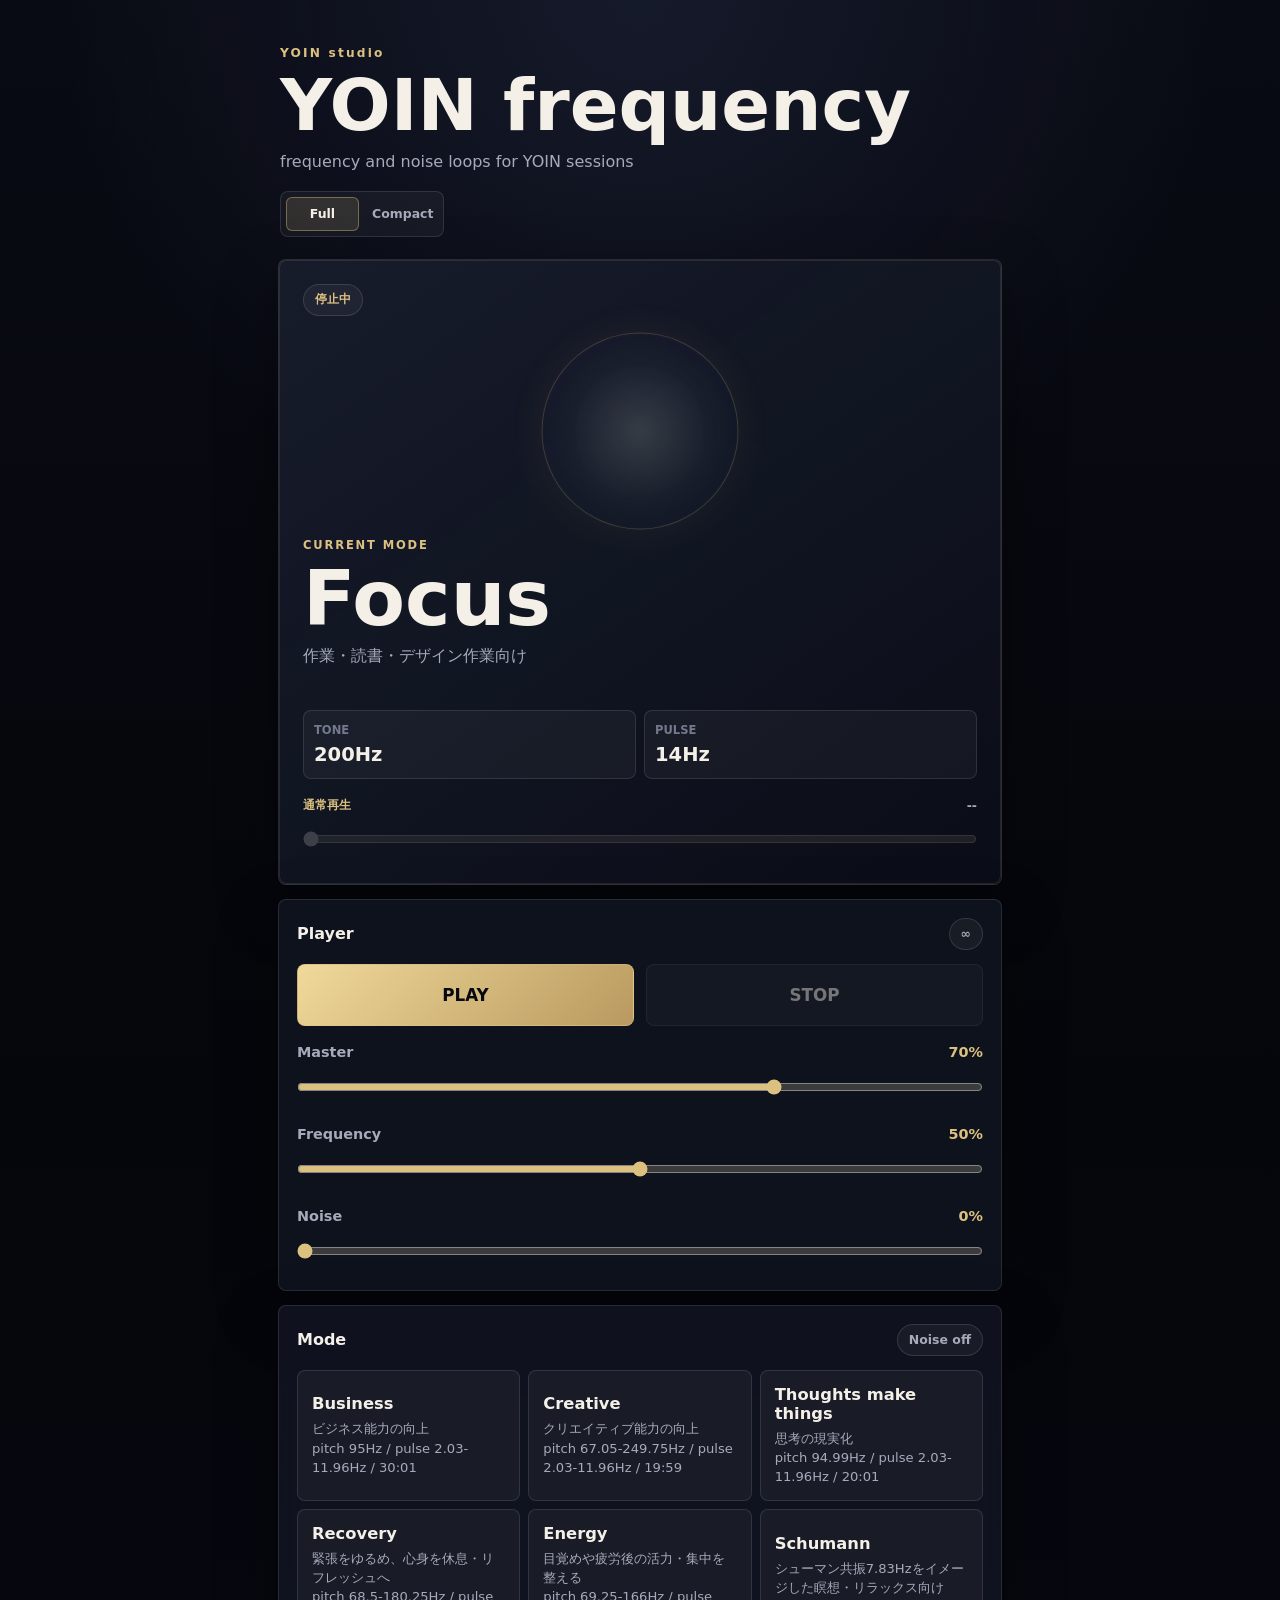
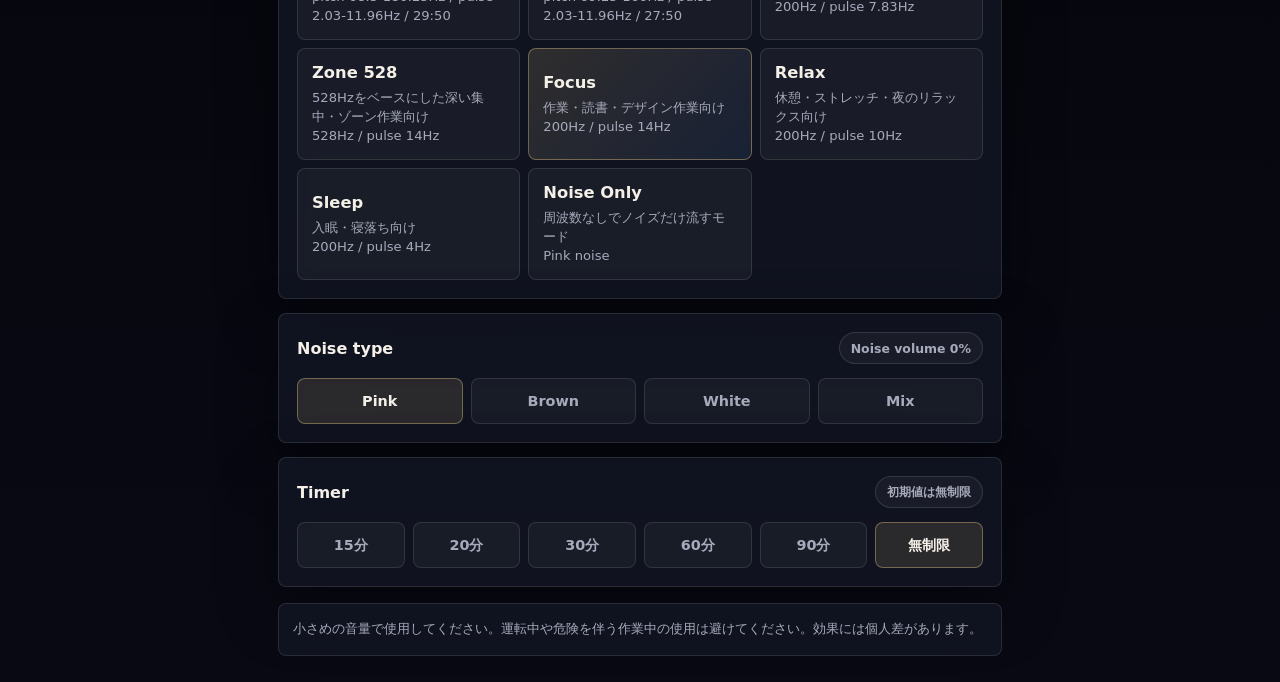
<file: web/index.html>
<!doctype html>
<html lang="ja">
  <head>
    <meta charset="utf-8">
    <meta name="viewport" content="width=device-width, initial-scale=1, viewport-fit=cover">
    <meta name="theme-color" content="#070912">
    <meta name="description" content="YOIN frequency is a speaker-only frequency and noise player.">
    <meta name="mobile-web-app-capable" content="yes">
    <meta name="apple-mobile-web-app-capable" content="yes">
    <meta name="apple-mobile-web-app-title" content="YOIN frequency">
    <meta name="apple-mobile-web-app-status-bar-style" content="black-translucent">
    <title>YOIN frequency</title>
    <link rel="manifest" href="./manifest.json">
    <link rel="icon" href="./icons/icon.svg" type="image/svg+xml">
    <link rel="apple-touch-icon" href="./icons/icon-192.png">
    <link rel="stylesheet" href="./style.css">
  </head>
  <body>
    <main class="app-shell">
      <header class="app-header">
        <div class="brand-block">
          <p class="studio-mark">YOIN studio</p>
          <h1>YOIN frequency</h1>
          <p class="tagline">frequency and noise loops for YOIN sessions</p>
        </div>
        <div class="view-switch" role="group" aria-label="Display mode">
          <button id="fullLayoutButton" type="button" data-layout="full" aria-pressed="true">Full</button>
          <button id="compactLayoutButton" type="button" data-layout="compact" aria-pressed="false">Compact</button>
        </div>
      </header>

      <section class="current-card" aria-labelledby="current-mode-label">
        <div class="current-topline">
          <span id="playbackStatus" class="status-pill">停止中</span>
        </div>

        <div class="breath-wrap" aria-hidden="true">
          <div id="breathCircle" class="breath-circle"></div>
        </div>

        <p id="current-mode-label" class="section-kicker">Current mode</p>
        <h2 id="currentModeName">Focus</h2>
        <p id="currentModeDescription" class="mode-description">作業・読書・デザイン作業向け</p>

        <dl class="frequency-grid">
          <div>
            <dt id="primaryFrequencyLabel">Tone</dt>
            <dd id="leftFrequency">200Hz</dd>
          </div>
          <div>
            <dt id="differenceFrequencyLabel">Pulse</dt>
            <dd id="differenceFrequency">14Hz</dd>
          </div>
        </dl>

        <div class="loop-progress" aria-live="polite">
          <div class="loop-progress-topline">
            <span id="loopStatus">通常再生</span>
            <span id="loopTime">--</span>
          </div>
          <input id="loopProgressSlider" class="loop-progress-slider" type="range" min="0" max="1000" step="1" value="0" aria-label="Loop position" disabled>
        </div>
      </section>

      <section class="panel controls-panel" aria-labelledby="controls-heading">
        <div class="panel-heading">
          <h2 id="controls-heading">Player</h2>
          <span id="remainingTime" class="panel-note">∞</span>
        </div>

        <div class="transport-row">
          <button id="playButton" class="primary-button" type="button">PLAY</button>
          <button id="stopButton" class="secondary-button" type="button">STOP</button>
        </div>

        <div class="slider-group">
          <label for="masterVolume">
            <span>Master</span>
            <output id="masterVolumeValue" for="masterVolume">70%</output>
          </label>
          <input id="masterVolume" type="range" min="0" max="100" step="1" value="70">
        </div>

        <div class="slider-group">
          <label for="toneVolume">
            <span>Frequency</span>
            <output id="toneVolumeValue" for="toneVolume">50%</output>
          </label>
          <input id="toneVolume" type="range" min="0" max="100" step="1" value="50">
        </div>

        <div class="slider-group">
          <label for="noiseVolume">
            <span>Noise</span>
            <output id="noiseVolumeValue" for="noiseVolume">0%</output>
          </label>
          <input id="noiseVolume" type="range" min="0" max="100" step="1" value="0">
        </div>
      </section>

      <section class="panel" aria-labelledby="mode-heading">
        <div class="panel-heading">
          <h2 id="mode-heading">Mode</h2>
          <span id="noiseLabel" class="panel-note">Noise off</span>
        </div>
        <div id="modeGrid" class="mode-grid" role="list"></div>
      </section>

      <section class="panel" aria-labelledby="noise-heading">
        <div class="panel-heading">
          <h2 id="noise-heading">Noise type</h2>
          <span class="panel-note">Noise volume 0%</span>
        </div>
        <div class="segmented-control" role="radiogroup" aria-label="Noise type">
          <button id="pinkNoiseButton" type="button" data-noise="pink" aria-pressed="true">Pink</button>
          <button id="brownNoiseButton" type="button" data-noise="brown" aria-pressed="false">Brown</button>
          <button id="whiteNoiseButton" type="button" data-noise="white" aria-pressed="false">White</button>
          <button id="mixedNoiseButton" type="button" data-noise="mixed" aria-pressed="false">Mix</button>
        </div>
      </section>

      <section class="panel" aria-labelledby="timer-heading">
        <div class="panel-heading">
          <h2 id="timer-heading">Timer</h2>
          <span class="panel-note">初期値は無制限</span>
        </div>
        <div id="timerOptions" class="timer-grid" role="radiogroup" aria-label="Timer"></div>
      </section>

      <footer class="notice">
        小さめの音量で使用してください。運転中や危険を伴う作業中の使用は避けてください。効果には個人差があります。
      </footer>
    </main>

    <script src="./business-pulse-data.js" defer></script>
    <script src="./raw-menu-data.js" defer></script>
    <script src="./recovery-energy-data.js" defer></script>
    <script src="./app.js" defer></script>
  </body>
</html>
</file>
<file: web/style.css>
:root {
  color-scheme: dark;
  --bg: #05060b;
  --bg-deep: #090d18;
  --panel: rgba(18, 22, 34, 0.86);
  --panel-strong: rgba(25, 30, 46, 0.94);
  --line: rgba(255, 255, 255, 0.11);
  --line-strong: rgba(219, 190, 128, 0.42);
  --text: #f4f0e8;
  --muted: #a7aabb;
  --soft: #74798d;
  --gold: #dbc080;
  --gold-deep: #92754a;
  --violet: #9d9aff;
  --blue: #6ca6ff;
  --danger: #d59b8e;
  --shadow: 0 22px 60px rgba(0, 0, 0, 0.38);
  font-family: Inter, ui-sans-serif, system-ui, -apple-system, BlinkMacSystemFont, "Segoe UI", sans-serif;
}

* {
  box-sizing: border-box;
}

html {
  min-height: 100%;
  background: var(--bg);
}

body {
  overflow-x: hidden;
  min-height: 100%;
  margin: 0;
  color: var(--text);
  background:
    radial-gradient(circle at 50% 0%, rgba(80, 94, 145, 0.18), transparent 36rem),
    linear-gradient(180deg, #090b14 0%, #05060b 48%, #080913 100%);
  letter-spacing: 0;
}

button,
input,
select {
  font: inherit;
}

button {
  -webkit-tap-highlight-color: transparent;
}

.app-shell {
  width: 100%;
  max-width: 760px;
  min-height: 100vh;
  margin: 0 auto;
  padding: calc(20px + env(safe-area-inset-top)) 18px calc(26px + env(safe-area-inset-bottom));
}

.app-header {
  display: flex;
  align-items: flex-start;
  justify-content: space-between;
  flex-wrap: wrap;
  gap: 16px;
  padding: 12px 2px 22px;
}

.brand-block {
  min-width: 0;
}

.studio-mark {
  margin: 0 0 12px;
  color: var(--gold);
  font-size: 0.76rem;
  font-weight: 700;
  letter-spacing: 0.18em;
}

h1,
h2,
p {
  margin-top: 0;
}

h1 {
  margin-bottom: 8px;
  font-size: clamp(2.3rem, 13vw, 4.5rem);
  line-height: 0.94;
  font-weight: 650;
  letter-spacing: 0;
}

.tagline {
  max-width: 28rem;
  margin-bottom: 0;
  color: var(--muted);
  font-size: 1rem;
  line-height: 1.7;
}

.view-switch {
  display: grid;
  grid-template-columns: repeat(2, minmax(0, 1fr));
  flex: 0 0 auto;
  width: 164px;
  gap: 6px;
  padding: 5px;
  border: 1px solid var(--line);
  border-radius: 8px;
  background: rgba(255, 255, 255, 0.045);
}

.view-switch button {
  min-height: 34px;
  border: 1px solid transparent;
  border-radius: 6px;
  color: var(--muted);
  background: transparent;
  font-size: 0.78rem;
  font-weight: 800;
  cursor: pointer;
}

.view-switch button[aria-pressed="true"] {
  border-color: var(--line-strong);
  color: var(--text);
  background: rgba(219, 190, 128, 0.14);
}

.current-card,
.panel,
.notice {
  width: 100%;
  border: 1px solid var(--line);
  border-radius: 8px;
  background: var(--panel);
  box-shadow: var(--shadow);
  backdrop-filter: blur(18px);
}

.current-card {
  position: relative;
  overflow: hidden;
  min-height: 380px;
  padding: 18px;
  background:
    linear-gradient(145deg, rgba(23, 28, 43, 0.96), rgba(9, 12, 22, 0.92)),
    var(--panel-strong);
}

.current-card::before {
  position: absolute;
  inset: 0;
  border: 1px solid rgba(219, 190, 128, 0.12);
  border-radius: inherit;
  content: "";
  pointer-events: none;
}

.current-topline,
.panel-heading,
.transport-row,
.slider-group label {
  display: flex;
  align-items: center;
  justify-content: space-between;
  gap: 12px;
}

.current-topline {
  position: relative;
  z-index: 2;
  flex-wrap: wrap;
  justify-content: flex-start;
}

.status-pill,
.panel-note {
  display: inline-flex;
  align-items: center;
  min-height: 32px;
  padding: 0 11px;
  border: 1px solid rgba(255, 255, 255, 0.12);
  border-radius: 999px;
  color: var(--gold);
  background: rgba(255, 255, 255, 0.045);
  font-size: 0.78rem;
  font-weight: 700;
  white-space: nowrap;
}

.status-pill.subtle,
.panel-note {
  color: var(--muted);
}

.breath-wrap {
  display: grid;
  place-items: center;
  min-height: 178px;
  margin: 8px 0 0;
}

.breath-circle {
  width: min(48vw, 214px);
  aspect-ratio: 1;
  border: 1px solid rgba(219, 190, 128, 0.3);
  border-radius: 50%;
  background:
    radial-gradient(circle, rgba(219, 190, 128, 0.18) 0%, rgba(219, 190, 128, 0.04) 48%, transparent 68%),
    radial-gradient(circle, rgba(108, 166, 255, 0.15), transparent 70%);
  box-shadow:
    inset 0 0 42px rgba(157, 154, 255, 0.08),
    0 0 46px rgba(219, 190, 128, 0.1);
  opacity: 0.78;
  transform: scale(0.92);
}

body.is-playing .breath-circle {
  animation: breathe 6.4s ease-in-out infinite;
}

@keyframes breathe {
  0%,
  100% {
    opacity: 0.64;
    transform: scale(0.9);
  }

  50% {
    opacity: 1;
    transform: scale(1);
  }
}

.section-kicker {
  margin: 0 0 10px;
  color: var(--gold);
  font-size: 0.72rem;
  font-weight: 800;
  letter-spacing: 0.16em;
  text-transform: uppercase;
}

.current-card h2 {
  margin-bottom: 8px;
  font-size: clamp(2.3rem, 15vw, 4.8rem);
  line-height: 0.96;
  font-weight: 650;
  letter-spacing: 0;
  overflow-wrap: anywhere;
}

.mode-description {
  min-height: 2.9em;
  margin-bottom: 20px;
  color: var(--muted);
  font-size: 1rem;
  line-height: 1.55;
}

.frequency-grid {
  display: grid;
  grid-template-columns: repeat(2, minmax(0, 1fr));
  gap: 8px;
  margin: 0;
}

.frequency-grid div {
  min-width: 0;
  padding: 12px 10px;
  border: 1px solid var(--line);
  border-radius: 8px;
  background: rgba(255, 255, 255, 0.04);
}

.frequency-grid dt {
  margin-bottom: 6px;
  color: var(--soft);
  font-size: 0.72rem;
  font-weight: 800;
  text-transform: uppercase;
}

.frequency-grid dd {
  margin: 0;
  color: var(--text);
  font-size: clamp(0.92rem, 4vw, 1.22rem);
  font-weight: 750;
}

.loop-progress {
  position: relative;
  z-index: 2;
  margin-top: 18px;
}

.loop-progress-topline {
  display: flex;
  align-items: center;
  justify-content: space-between;
  gap: 12px;
  margin-bottom: 8px;
  color: var(--muted);
  font-size: 0.78rem;
  font-weight: 760;
}

.loop-progress-topline span:first-child {
  color: var(--gold);
}

.loop-progress-topline span:last-child {
  min-width: 0;
  text-align: right;
  overflow-wrap: anywhere;
}

.loop-progress-slider {
  width: 100%;
  height: 24px;
  margin: 0;
  accent-color: var(--gold);
}

.loop-progress-slider:disabled {
  opacity: 0.45;
}

.panel {
  margin-top: 14px;
  padding: 16px;
}

.panel-heading {
  flex-wrap: wrap;
  margin-bottom: 14px;
}

.panel h2 {
  margin: 0;
  font-size: 1rem;
  font-weight: 750;
}

.mode-grid {
  display: grid;
  gap: 8px;
}

.mode-button {
  width: 100%;
  min-height: 76px;
  padding: 14px;
  border: 1px solid var(--line);
  border-radius: 8px;
  color: var(--text);
  background: rgba(255, 255, 255, 0.045);
  text-align: left;
  cursor: pointer;
  transition: border-color 160ms ease, background 160ms ease, transform 160ms ease;
}

.mode-button:active {
  transform: scale(0.99);
}

.mode-button[aria-pressed="true"] {
  border-color: var(--line-strong);
  background: linear-gradient(135deg, rgba(219, 190, 128, 0.16), rgba(108, 166, 255, 0.1));
}

.mode-button strong,
.mode-button span {
  display: block;
}

.mode-button strong {
  margin-bottom: 6px;
  font-size: 1.02rem;
  font-weight: 760;
}

.mode-button span {
  color: var(--muted);
  font-size: 0.82rem;
  line-height: 1.45;
  overflow-wrap: anywhere;
}

.controls-panel {
  background: rgba(16, 20, 31, 0.92);
}

.transport-row {
  align-items: stretch;
  margin-bottom: 18px;
}

.primary-button,
.secondary-button {
  flex: 1 1 0;
  min-width: 0;
  min-height: 62px;
  border-radius: 8px;
  font-size: 1.05rem;
  font-weight: 800;
  cursor: pointer;
  transition: transform 160ms ease, opacity 160ms ease, border-color 160ms ease;
}

.primary-button {
  border: 1px solid rgba(219, 190, 128, 0.58);
  color: #080910;
  background: linear-gradient(135deg, #f0d99a, #b9995f);
}

.secondary-button {
  border: 1px solid rgba(255, 255, 255, 0.13);
  color: var(--text);
  background: rgba(255, 255, 255, 0.06);
}

.primary-button:active,
.secondary-button:active {
  transform: scale(0.99);
}

.primary-button:disabled,
.secondary-button:disabled {
  cursor: default;
  opacity: 0.45;
}

.slider-group + .slider-group {
  margin-top: 18px;
}

.slider-group label {
  margin-bottom: 10px;
  color: var(--muted);
  font-size: 0.9rem;
  font-weight: 720;
}

.slider-group output {
  color: var(--gold);
}

input[type="range"] {
  width: 100%;
  height: 34px;
  margin: 0;
  accent-color: var(--gold);
}

input[type="range"]:disabled {
  opacity: 0.45;
}

.segmented-control,
.timer-grid {
  display: grid;
  gap: 8px;
}

.segmented-control {
  grid-template-columns: repeat(4, minmax(0, 1fr));
}

.timer-grid {
  grid-template-columns: repeat(6, minmax(0, 1fr));
}

.segmented-control button,
.timer-grid button {
  min-height: 46px;
  border: 1px solid var(--line);
  border-radius: 8px;
  color: var(--muted);
  background: rgba(255, 255, 255, 0.04);
  font-size: 0.9rem;
  font-weight: 760;
  cursor: pointer;
}

.segmented-control button[aria-pressed="true"],
.timer-grid button[aria-pressed="true"] {
  border-color: var(--line-strong);
  color: var(--text);
  background: rgba(219, 190, 128, 0.13);
}

.notice {
  margin-top: 16px;
  padding: 14px;
  color: var(--muted);
  font-size: 0.82rem;
  line-height: 1.75;
  box-shadow: none;
}

@media (min-width: 680px) {
  .app-shell {
    padding-top: 34px;
  }

  .current-card {
    padding: 24px;
  }

  .mode-grid {
    grid-template-columns: repeat(3, minmax(0, 1fr));
  }

  .mode-button {
    min-height: 100px;
  }

  .panel {
    padding: 18px;
  }
}

@media (max-width: 520px) {
  .app-shell {
    padding-left: 14px;
    padding-right: 14px;
  }

  .timer-grid {
    grid-template-columns: repeat(3, minmax(0, 1fr));
  }

  .frequency-grid {
    grid-template-columns: 1fr;
  }
}

body.is-compact-ui {
  min-height: 100svh;
}

body.is-compact-ui .app-shell {
  display: flex;
  flex-direction: column;
  gap: 8px;
  width: 100%;
  max-width: 430px;
  height: 100svh;
  min-height: 0;
  overflow: hidden;
  padding: calc(8px + env(safe-area-inset-top)) 10px calc(8px + env(safe-area-inset-bottom));
}

body.is-compact-ui .app-header {
  flex: 0 0 auto;
  align-items: center;
  flex-wrap: nowrap;
  padding: 0;
}

body.is-compact-ui .studio-mark {
  margin-bottom: 2px;
  font-size: 0.56rem;
  letter-spacing: 0.14em;
}

body.is-compact-ui h1 {
  margin-bottom: 0;
  font-size: 1.2rem;
  line-height: 1;
}

body.is-compact-ui .tagline {
  display: none;
}

body.is-compact-ui .view-switch {
  width: 142px;
  gap: 4px;
  padding: 4px;
}

body.is-compact-ui .view-switch button {
  min-height: 30px;
  font-size: 0.7rem;
}

body.is-compact-ui .current-card,
body.is-compact-ui .panel,
body.is-compact-ui .notice {
  box-shadow: none;
}

body.is-compact-ui .current-card {
  flex: 0 0 auto;
  min-height: 0;
  padding: 10px;
}

body.is-compact-ui .current-topline {
  gap: 6px;
}

body.is-compact-ui .status-pill,
body.is-compact-ui .panel-note {
  min-height: 25px;
  padding: 0 8px;
  font-size: 0.66rem;
}

body.is-compact-ui .breath-wrap {
  min-height: 48px;
  margin: 0;
}

body.is-compact-ui .breath-circle {
  width: 48px;
}

body.is-compact-ui .section-kicker {
  display: none;
}

body.is-compact-ui .current-card h2 {
  margin: 4px 0 2px;
  font-size: 1.68rem;
  line-height: 1;
}

body.is-compact-ui .mode-description {
  display: none;
}

body.is-compact-ui .frequency-grid {
  grid-template-columns: repeat(2, minmax(0, 1fr));
  gap: 6px;
}

body.is-compact-ui .frequency-grid div {
  padding: 7px 8px;
}

body.is-compact-ui .frequency-grid dt {
  margin-bottom: 3px;
  font-size: 0.58rem;
}

body.is-compact-ui .frequency-grid dd {
  font-size: 0.82rem;
}

body.is-compact-ui .loop-progress {
  margin-top: 8px;
}

body.is-compact-ui .loop-progress-topline {
  margin-bottom: 5px;
  font-size: 0.66rem;
}

body.is-compact-ui .loop-progress-slider {
  height: 18px;
}

body.is-compact-ui .panel {
  flex: 0 0 auto;
  margin-top: 0;
  padding: 9px;
}

body.is-compact-ui .panel-heading {
  margin-bottom: 7px;
}

body.is-compact-ui .panel h2 {
  font-size: 0.86rem;
}

body.is-compact-ui .transport-row {
  gap: 8px;
  margin-bottom: 8px;
}

body.is-compact-ui .primary-button,
body.is-compact-ui .secondary-button {
  min-height: 44px;
  font-size: 0.92rem;
}

body.is-compact-ui .slider-group + .slider-group {
  margin-top: 7px;
}

body.is-compact-ui .slider-group label {
  margin-bottom: 2px;
  font-size: 0.72rem;
}

body.is-compact-ui input[type="range"] {
  height: 22px;
}

body.is-compact-ui .mode-grid {
  grid-template-columns: repeat(3, minmax(0, 1fr));
  gap: 6px;
}

body.is-compact-ui .mode-button {
  min-height: 41px;
  padding: 7px 6px;
  text-align: center;
}

body.is-compact-ui .mode-button strong {
  margin-bottom: 0;
  font-size: 0.72rem;
  line-height: 1.08;
}

body.is-compact-ui .mode-button span {
  display: none;
}

body.is-compact-ui .segmented-control,
body.is-compact-ui .timer-grid {
  gap: 6px;
}

body.is-compact-ui .timer-grid {
  grid-template-columns: repeat(6, minmax(0, 1fr));
}

body.is-compact-ui .segmented-control button,
body.is-compact-ui .timer-grid button {
  min-height: 34px;
  padding: 0 4px;
  font-size: 0.72rem;
}

body.is-compact-ui .notice {
  display: none;
}

@media (max-height: 740px) {
  body.is-compact-ui .app-shell {
    gap: 6px;
    padding-top: calc(6px + env(safe-area-inset-top));
    padding-bottom: calc(6px + env(safe-area-inset-bottom));
  }

  body.is-compact-ui .current-card {
    padding: 8px;
  }

  body.is-compact-ui .breath-wrap {
    display: none;
  }

  body.is-compact-ui .breath-circle {
    width: 34px;
  }

  body.is-compact-ui .current-card h2 {
    font-size: 1.35rem;
  }

  body.is-compact-ui .panel {
    padding: 7px;
  }

  body.is-compact-ui .primary-button,
  body.is-compact-ui .secondary-button {
    min-height: 38px;
  }

  body.is-compact-ui .mode-button {
    min-height: 34px;
  }

  body.is-compact-ui .segmented-control button,
  body.is-compact-ui .timer-grid button {
    min-height: 30px;
  }

}

@media (prefers-reduced-motion: reduce) {
  *,
  *::before,
  *::after {
    scroll-behavior: auto !important;
    animation-duration: 0.001ms !important;
    animation-iteration-count: 1 !important;
    transition-duration: 0.001ms !important;
  }
}
</file>
